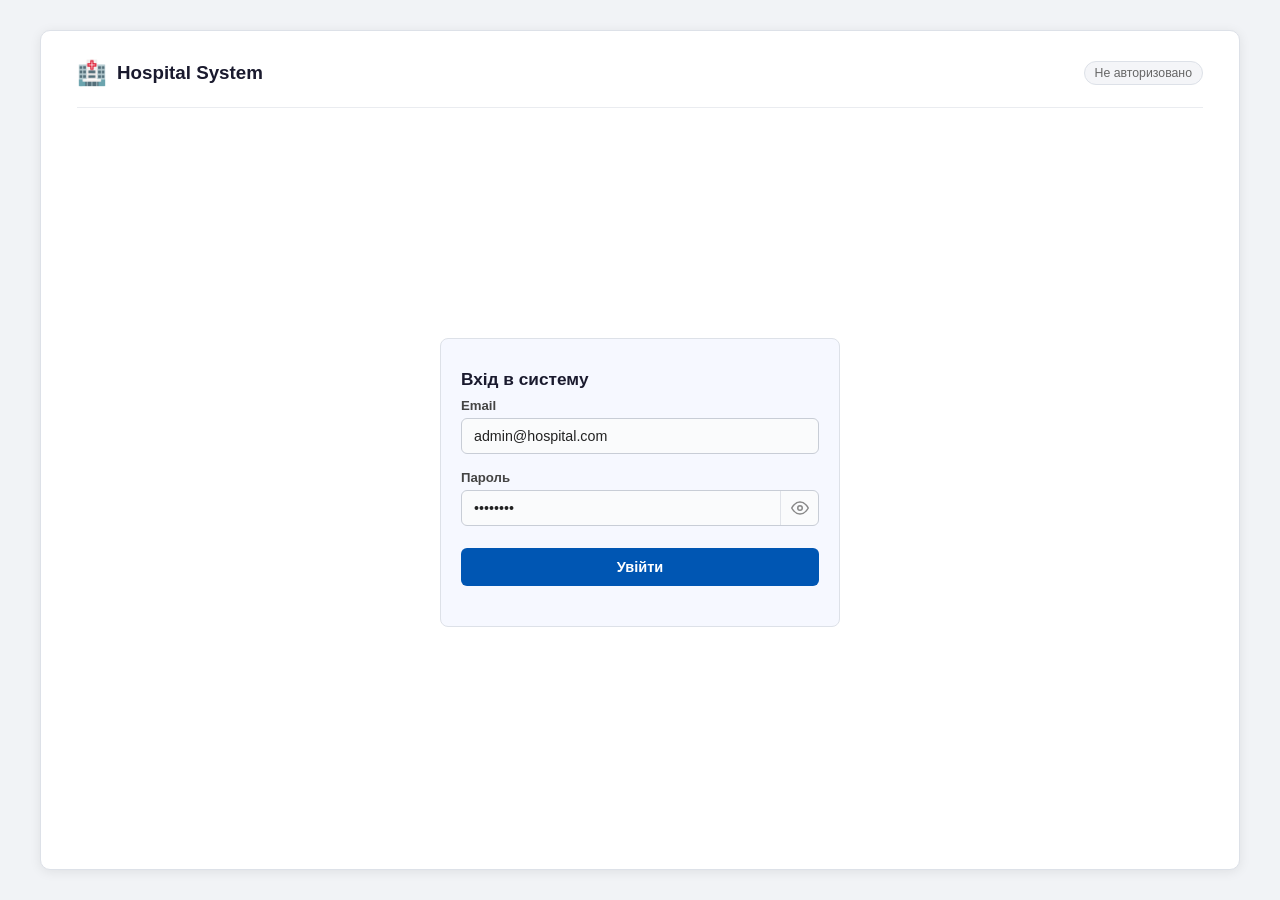
<file: frontend/index.html>
<!DOCTYPE html>
<html lang="uk">
<head>
    <meta charset="UTF-8">
    <meta name="viewport" content="width=device-width, initial-scale=1.0">
    <title>Hospital Internal System</title>
    <link rel="stylesheet" href="style.css?v=4">
</head>
<body>
    <div class="container">
        <header>
            <div class="header-brand">
                <span class="header-icon">🏥</span>
                <h1>Hospital System</h1>
            </div>
            <div class="header-right">
                <span id="authStatus" class="auth-status">Не авторизовано</span>
                <button id="logoutBtn" class="btn-danger" style="display: none;">Вийти</button>
            </div>
        </header>

        <hr>

        <main id="mainContainer" style="flex: 1; display: flex; flex-direction: column;">
            <section id="loginSection" style="flex: 1; display: flex; align-items: center; justify-content: center; flex-direction: column;">
                <div class="welcome-card" style="width: 100%; max-width: 400px; text-align: left; margin: auto;">
                <h2>Вхід в систему</h2>
                <form id="loginForm" novalidate>
                    <div class="field-group">
                        <label for="loginEmail">Email</label>
                        <input type="email" id="loginEmail" value="admin@hospital.com" autocomplete="email" required>
                    </div>
                    <div class="field-group">
                        <label for="loginPassword">Пароль</label>
                        <div class="password-wrapper">
                            <input type="password" id="loginPassword" value="admin123" autocomplete="current-password" required>
                            <button type="button" class="eye-btn" id="toggleLoginPassword" title="Показати пароль">
                                <svg id="eyeIconLogin" xmlns="http://www.w3.org/2000/svg" width="18" height="18" viewBox="0 0 24 24" fill="none" stroke="currentColor" stroke-width="2" stroke-linecap="round" stroke-linejoin="round"><path d="M1 12s4-8 11-8 11 8 11 8-4 8-11 8-11-8-11-8z"/><circle cx="12" cy="12" r="3"/></svg>
                            </button>
                        </div>
                    </div>
                    <button type="submit" class="btn-primary">Увійти</button>
                    <p id="loginError" class="field-error" style="margin-top:10px;"></p>
                </form>
                </div>
            </section>

            <section id="welcomeSection" style="display: none;">
                <div class="welcome-card">
                    <span class="welcome-icon">✓</span>
                    <h2 id="welcomeMessage">Вітаємо в системі!</h2>
                    <p>Ви успішно авторизовані. Доступ до розширених функцій здійснюється через спеціалізоване програмне забезпечення.</p>
                </div>
            </section>

            <section id="adminSection" style="display: none;">
                <div class="admin-tabs">
                    <button class="tab-btn active" id="tabCreateUser">Додати користувача</button>
                    <button class="tab-btn" id="tabUserList">Список користувачів</button>
                </div>

                <div id="adminCreateUserView" class="admin-view active">
                    <h2>Панель адміністратора — Додавання користувача</h2>
                    <form id="createUserForm" novalidate>

                    <div class="field-group" id="emailGroup">
                        <label for="cuEmail">Email <span class="required">*</span></label>
                        <input type="email" id="cuEmail" autocomplete="off" placeholder="example@hospital.com" required>
                        <span class="field-hint" id="emailHint"></span>
                    </div>

                    <div class="field-group">
                        <label for="cuName">Повне ім'я <span class="required">*</span></label>
                        <input type="text" id="cuName" placeholder="Іваненко Іван Іванович" required>
                    </div>

                    <div class="field-group">
                        <label for="cuRole">Роль <span class="required">*</span></label>
                        <select id="cuRole">
                            <option value="DOCTOR">DOCTOR — Лікар</option>
                            <option value="NURSE">NURSE — Медсестра</option>
                            <option value="PATIENT">PATIENT — Пацієнт</option>
                        </select>
                    </div>

                    <div class="field-group specialization-block" id="cuSpecContainer" style="display: none;">
                        <label for="cuSpecialization">Спеціалізація <span class="required">*</span></label>
                        <select id="cuSpecialization">
                            <option value="THERAPIST">Терапевт</option>
                            <option value="PEDIATRICIAN">Педіатр</option>
                            <option value="SURGEON">Загальний хірург</option>
                            <option value="ORTHOPEDIST">Ортопед-травматолог</option>
                            <option value="CARDIOLOGIST">Кардіолог</option>
                            <option value="NEUROLOGIST">Невролог</option>
                            <option value="NONE">Без спеціалізації</option>
                        </select>
                    </div>

                    <div class="field-group">
                        <label for="cuBirthDate">Дата народження <span class="required">*</span></label>
                        <div class="date-wrapper">
                            <input type="date" id="cuBirthDate" required>
                            <span class="date-icon">📅</span>
                        </div>
                    </div>

                    <div class="field-group" id="passwordGroup">
                        <label for="cuPassword">Пароль <span class="required">*</span></label>
                        <div class="password-wrapper">
                            <input type="password" id="cuPassword" autocomplete="new-password" placeholder="Введіть надійний пароль" required>
                            <button type="button" class="eye-btn" id="togglePassword" title="Показати пароль">
                                <svg id="eyeIconCreate" xmlns="http://www.w3.org/2000/svg" width="18" height="18" viewBox="0 0 24 24" fill="none" stroke="currentColor" stroke-width="2" stroke-linecap="round" stroke-linejoin="round"><path d="M1 12s4-8 11-8 11 8 11 8-4 8-11 8-11-8-11-8z"/><circle cx="12" cy="12" r="3"/></svg>
                            </button>
                        </div>

                        <div class="strength-bar-wrap" id="strengthBarWrap" style="display:none;">
                            <div class="strength-bar">
                                <div class="strength-fill" id="strengthFill"></div>
                            </div>
                            <span class="strength-label" id="strengthLabel"></span>
                        </div>

                        <ul class="password-requirements" id="pwdRequirements" style="display:none;">
                            <li id="req-length">&#x25CB; Мінімум 8 символів</li>
                            <li id="req-upper">&#x25CB; Велика літера (A–Z)</li>
                            <li id="req-lower">&#x25CB; Мала літера (a–z)</li>
                            <li id="req-digit">&#x25CB; Цифра (0–9)</li>
                        </ul>
                    </div>

                    <button type="submit" class="btn-primary" id="createSubmitBtn">Створити користувача</button>
                    <p id="createStatus"></p>
                </form>
                </div>

                <div id="adminUserListView" class="admin-view" style="display: none;">
                    <div class="list-header" style="display: flex; justify-content: space-between; align-items: center; margin-bottom: 20px;">
                        <h2 style="margin: 0;">Всі користувачі</h2>
                        <div class="list-filters" style="display: flex; gap: 10px;">
                            <select id="filterRole" style="padding: 10px; border-radius: 6px; border: 1px solid #ccc;">
                                <option value="ALL">Всі ролі</option>
                                <option value="DOCTOR">Лікарі</option>
                                <option value="NURSE">Медсестри</option>
                                <option value="PATIENT">Пацієнти</option>
                            </select>
                            <input type="text" id="searchUser" placeholder="Пошук за ПІБ..." style="padding: 10px; border-radius: 6px; border: 1px solid #ccc; width: 250px;">
                        </div>
                    </div>
                    <div id="userListContainer" class="block-list">
                        <!-- Cards injected here -->
                    </div>
                    <div class="pagination" id="paginationControls" style="display: flex; justify-content: center; align-items: center; gap: 15px; margin-top: 20px;">
                        <button id="prevPage" class="btn-secondary" style="padding: 8px 16px;">&laquo; Попередня</button>
                        <span id="pageInfo" style="font-weight: 600; color: #333;">1 / 1</span>
                        <button id="nextPage" class="btn-secondary" style="padding: 8px 16px;">Наступна &raquo;</button>
                    </div>
                </div>

                <div id="adminUserProfileView" class="admin-view" style="display: none;">
                    <div style="margin-bottom: 20px; display: flex; justify-content: space-between; align-items: center;">
                        <button class="btn-secondary" id="backToUsersBtn" style="padding: 8px 16px;">&larr; Назад до списку</button>
                        <button class="btn-danger" id="deleteUserBtn" style="padding: 8px 16px; background-color: #e74c3c; color: white; border: none; border-radius: 6px; cursor: pointer;">Деактивувати користувача</button>
                    </div>
                    
                    <div class="profile-header block-card" id="userProfileHeader" style="margin-bottom: 30px;">
                        <!-- User basic info injected here -->
                    </div>

                    <div id="patientRecordsSection" style="display: none;">
                        <div class="list-header" style="display: flex; justify-content: space-between; align-items: center; margin-bottom: 20px; flex-wrap: wrap; gap: 10px;">
                            <h3 id="patientRecordsSectionTitle" style="font-size: 1.4rem; color: #2c3e50; margin: 0;">Стаціонар. Випадки госпіталізації</h3>
                            <button class="btn-primary" id="openMedicalCardModalBtn" style="padding: 10px 20px; width: auto; margin: 0;">+ Госпіталізувати</button>
                        </div>
                        <div id="patientRecordsContainer" class="block-list">
                            <!-- Medical cards injected here -->
                        </div>
                    </div>
                </div>
            </section>

            <!-- DOCTOR SECTION -->
            <section id="doctorSection" style="display: none;">
                <div class="admin-tabs">
                    <button class="tab-btn active" id="tabDocPatients">Активні</button>
                    <button class="tab-btn" id="tabDocArchive">Архів</button>
                    <button class="tab-btn" id="tabDocJobs">Призначення</button>
                </div>
                
                <div id="doctorActiveListView">
                    <div class="list-header" style="display: flex; justify-content: space-between; align-items: center; margin-bottom: 20px;">
                        <h2 id="docListTitle" style="margin: 0;">Активні пацієнти</h2>
                    </div>
                    <div id="doctorRecordsContainer" class="block-list"></div>
                </div>
                
                <div id="doctorJobsView" style="display: none;">
                    <div class="list-header" style="display: flex; justify-content: space-between; align-items: center; margin-bottom: 20px;">
                        <h2 style="margin: 0;">Призначення (до виконання)</h2>
                    </div>
                    <div class="admin-tabs" style="margin-bottom:15px">
                        <button class="tab-btn active" id="tabDocJobsPending">Очікують</button>
                        <button class="tab-btn" id="tabDocJobsArchive">Архів</button>
                    </div>
                    <div id="doctorJobsContainer" class="block-list"></div>
                </div>

                <div id="doctorCardDetailView" style="display: none;">
                    <button class="btn-secondary" id="backToDoctorListBtn" style="margin-bottom: 15px;">← Назад до списку</button>
                    <div class="user-card" style="margin-bottom: 20px; cursor: default;">
                        <div id="doctorPatientCardHeader"></div>
                    </div>
                    
                    <div class="admin-tabs" style="margin-bottom:15px">
                        <button class="tab-btn active" id="tabDocInfo">Інформація та Діагнози</button>
                        <button class="tab-btn" id="tabDocPrescr">Призначення</button>
                    </div>
                    
                    <div id="docDetailedInfoView">
                        <div style="background:#f9fbfc; padding:15px; border-radius:6px; border:1px solid #e0e3e9; margin-bottom: 20px;">
                            <h4 style="margin-bottom:10px; font-size:1.1em; color:#333;">Діагнози</h4>
                            <div id="doctorDiagnosesList" style="margin-bottom:15px;"></div>
                            <div id="docDiagInputGroup" style="display:flex; gap:10px; margin-top:15px;">
                                <input type="text" id="newSecondaryDiag" placeholder="Назва супутнього захворювання" style="flex:1">
                                <button id="addDiagBtn" class="btn-primary" style="width:auto">+ Додати</button>
                            </div>
                        </div>
                        <button class="btn-primary" id="dischargePatientBtn" style="padding: 10px 20px; width: auto; background: #27ae60;">✓ Виписати</button>
                    </div>
                    
                    <div id="docPrescriptionsView" style="display:none;">
                        <button class="btn-primary" id="openPrescriptionModalBtn" style="width:auto; margin-bottom:15px;">+ Додати призначення</button>
                        <div id="docPrescrContainer" class="block-list"></div>
                    </div>
                </div>
            </section>
            
            <!-- NURSE SECTION -->
            <section id="nurseSection" style="display: none;">
                <div class="list-header" style="display: flex; justify-content: space-between; align-items: center; margin-bottom: 20px;">
                    <h2 style="margin: 0;">Мої призначення для виконання</h2>
                </div>
                <div class="admin-tabs" style="margin-bottom:15px">
                    <button class="tab-btn active" id="tabNurseJobsPending">На виконання</button>
                    <button class="tab-btn" id="tabNurseJobsArchive">Архів</button>
                </div>
                <div id="nurseJobsContainer" class="block-list"></div>
            </section>
            
            <!-- PATIENT SECTION -->
            <section id="patientSection" style="display: none;">
                <div id="patientCardsListView">
                    <div class="list-header" style="margin-bottom: 20px;">
                        <h2 style="margin: 0;">Мої медичні картки</h2>
                    </div>
                    <div id="patientCardsContainer" class="block-list"></div>
                </div>
                
                <div id="patientCardDetailView" style="display: none;">
                    <button class="btn-secondary" id="backToPatientCardsBtn" style="margin-bottom: 15px;">← Назад</button>
                    <div class="user-card" style="margin-bottom: 20px; cursor: default;">
                        <div id="patCardHeader"></div>
                    </div>
                    
                    <div class="admin-tabs" style="margin-bottom:15px">
                        <button class="tab-btn active" id="tabPatInfo">Інформація та Діагнози</button>
                        <button class="tab-btn" id="tabPatPrescr">Призначення</button>
                        <button class="tab-btn" id="tabPatDischarge">Виписка</button>
                    </div>
                    
                    <div id="patDetailedInfoView">
                        <div style="background:#f9fbfc; padding:15px; border-radius:6px; border:1px solid #e0e3e9; margin-bottom: 20px;">
                            <h4 style="margin-bottom:10px; font-size:1.1em; color:#333;">Діагнози</h4>
                            <div id="patDiagnosesList"></div>
                        </div>
                    </div>
                    
                    <div id="patPrescriptionsView" style="display:none;">
                        <div id="patPrescrContainer" class="block-list"></div>
                    </div>
                    
                    <div id="patDischargeView" style="display:none;">
                        <div id="patDischargeDoc" class="block-card"></div>
                    </div>
                </div>
            </section>
        </main>
    </div>

    <!-- Create Prescription Modal -->
    <div id="createPrescriptionModal" class="modal-overlay" style="display: none;">
        <div class="modal-content">
            <div class="modal-header">
                <h2>Створити призначення</h2>
                <button class="close-modal" id="closePrescrModal">&times;</button>
            </div>
            <form id="createPrescriptionForm">
                <div class="field-group">
                    <label>Тип призначення <span class="required">*</span></label>
                    <select id="cpType" required>
                        <option value="MEDICINE">Ліки</option>
                        <option value="PROCEDURE">Процедура</option>
                        <option value="SURGERY">Операція</option>
                    </select>
                </div>
                <div class="field-group">
                    <label>Опис призначення <span class="required">*</span></label>
                    <textarea id="cpDesc" rows="3" required></textarea>
                </div>
                <div class="field-group">
                    <label>Виконавець <span class="required">*</span></label>
                    <select id="cpAssignee">
                        <option value="" disabled selected>Оберіть виконавця...</option>
                    </select>
                </div>
                <button type="submit" class="btn-primary">Призначити</button>
                <div class="field-error" id="cpStatus" style="margin-top:10px;"></div>
            </form>
        </div>
    </div>

    <!-- Modal for Discharge -->
    <div id="dischargeModal" class="modal-overlay" style="display: none;">
        <div class="modal-content">
            <div class="modal-header">
                <h2>Виписати пацієнта</h2>
                <button class="close-modal" id="closeDischargeModal">&times;</button>
            </div>
            <form id="dischargeForm">
                <div class="field-group">
                    <label for="dsDate">Дата виписки <span class="required">*</span></label>
                    <input type="datetime-local" id="dsDate" required>
                </div>
                <div class="field-group">
                    <label for="dsDiagnosis">Заключний діагноз <span class="required">*</span></label>
                    <textarea id="dsDiagnosis" rows="4" required placeholder="Детальний опис заключного діагнозу"></textarea>
                </div>
                <div id="dsStatus" style="margin-top: 10px; font-weight: 600;"></div>
                <button type="submit" class="btn-primary" style="background: #27ae60;">Підтвердити виписку</button>
            </form>
        </div>
    </div>

    <!-- Modal for Medical Record -->
    <div id="medicalRecordModal" class="modal-overlay" style="display: none;">
        <div class="modal-content">
            <div class="modal-header">
                <h2>Створити медичну картку</h2>
                <button class="close-modal" id="closeMedRecordModal">&times;</button>
            </div>
            <div class="modal-body">
                <form id="medicalRecordForm">
                    <div class="field-group">
                        <label>Пацієнт</label>
                        <input type="text" id="mrPatientName" readonly class="input-readonly">
                    </div>
                    <div class="field-group">
                        <label>Дата народження</label>
                        <input type="date" id="mrPatientDob" readonly class="input-readonly">
                    </div>
                    <div class="field-group">
                        <label>Дата госпіталізації <span class="required">*</span></label>
                        <input type="datetime-local" id="mrAdmissionDate" required>
                    </div>
                    <div class="field-group">
                        <label>Лікуючий лікар <span class="required">*</span></label>
                        <select id="mrDoctorSelect" required style="width: 100%; padding: 12px; border: 1px solid #ccc; border-radius: 6px;">
                            <option value="">Оберіть лікаря...</option>
                            <!-- Doctors injected here -->
                        </select>
                    </div>
                    <div class="field-group">
                        <label>Головний діагноз <span class="required">*</span></label>
                        <input type="text" id="mrDiagnosis" placeholder="Введіть основне захворювання" required>
                    </div>
                    <button type="submit" class="btn-primary" style="width: 100%; margin-top: 15px; padding: 14px;">Створити</button>
                    <p id="mrStatus" style="margin-top: 10px; font-weight: 500;"></p>
                </form>
            </div>
        </div>
    </div>

    <!-- Custom Alert Modal -->
    <div id="customAlertModal" class="modal-overlay" style="display: none; z-index: 9999;">
        <div class="modal-content" style="max-width: 400px; text-align: center;">
            <div class="modal-header" style="justify-content: center; padding-bottom: 0; border: none;">
                <h2 style="margin: 0; color: #2c3e50;">Увага</h2>
            </div>
            <div class="modal-body" style="padding: 20px;">
                <p id="customAlertMessage" style="font-size: 1.1em; color: #34495e; margin-bottom: 20px;"></p>
                <button class="btn-primary" id="customAlertOkBtn" style="width: auto; padding: 10px 25px;">OK</button>
            </div>
        </div>
    </div>

    <!-- Custom Confirm Modal -->
    <div id="customConfirmModal" class="modal-overlay" style="display: none; z-index: 9999;">
        <div class="modal-content" style="max-width: 400px; text-align: center;">
            <div class="modal-header" style="justify-content: center; padding-bottom: 0; border: none;">
                <h2 id="customConfirmTitle" style="margin: 0; color: #2c3e50;">Підтвердження</h2>
            </div>
            <div class="modal-body" style="padding: 20px;">
                <p id="customConfirmMessage" style="font-size: 1.1em; color: #34495e; margin-bottom: 20px;"></p>
                <div style="display: flex; justify-content: center; gap: 15px;">
                    <button class="btn-secondary" id="customConfirmCancelBtn" style="width: auto; padding: 10px 25px;">Скасувати</button>
                    <button class="btn-primary" id="customConfirmOkBtn" style="width: auto; padding: 10px 25px;">Підтвердити</button>
                </div>
            </div>
        </div>
    </div>

    <!-- Modal for Changing Assignee -->
    <div id="changeAssigneeModal" class="modal-overlay" style="display: none; z-index: 9999;">
        <div class="modal-content" style="max-width: 400px;">
            <div class="modal-header">
                <h2>Змінити виконавця</h2>
                <button class="close-modal" id="closeChangeAssigneeModal">&times;</button>
            </div>
            <div class="modal-body">
                <form id="changeAssigneeForm">
                    <div class="field-group">
                        <label>Новий виконавець <span class="required">*</span></label>
                        <select id="caAssigneeSelect" required style="width: 100%; padding: 10px; border-radius: 6px; border: 1px solid #ccc;">
                            <!-- Populated dynamically -->
                        </select>
                    </div>
                    <button type="submit" class="btn-primary" style="width: 100%; margin-top: 15px;">Зберегти зміни</button>
                    <p id="caStatus" style="margin-top: 10px; font-weight: 500;"></p>
                </form>
            </div>
        </div>
    </div>

    <!-- Modal for Deactivating Doctor -->
    <div id="deactivateDoctorModal" class="modal-overlay" style="display: none; z-index: 9999;">
        <div class="modal-content" style="max-width: 400px;">
            <div class="modal-header">
                <h2>Деактивація лікаря</h2>
                <button class="close-modal" id="closeDeactivateDoctorModal">&times;</button>
            </div>
            <div class="modal-body">
                <p style="margin-bottom: 15px; color: #333;">Цей лікар має активних пацієнтів. Будь ласка, оберіть лікаря, якому вони будуть передані.</p>
                <form id="deactivateDoctorForm">
                    <div class="field-group">
                        <label>Новий лікар <span class="required">*</span></label>
                        <select id="ddNewDoctorSelect" required style="width: 100%; padding: 10px; border-radius: 6px; border: 1px solid #ccc;">
                        </select>
                    </div>
                    <button type="submit" class="btn-danger" style="width: 100%; margin-top: 15px;">Деактивувати</button>
                    <p id="ddStatus" style="margin-top: 10px; font-weight: 500;"></p>
                </form>
            </div>
        </div>
    </div>

    <script src="app.js?v=6"></script>
    <script src="sprint3.js?v=6"></script>
</body>

</html>
</file>
<file: frontend/style.css>
*, *::before, *::after { box-sizing: border-box; margin: 0; padding: 0; }

body {
    font-family: -apple-system, BlinkMacSystemFont, "Segoe UI", Arial, sans-serif;
    font-size: 15px;
    color: #2c2c2c;
    background: #f1f3f6;
    padding: 30px 16px;
    min-height: 100vh;
}

.container {
    max-width: 1200px;
    margin: 0 auto;
    background: #fff;
    border-radius: 10px;
    border: 1px solid #dde1e8;
    box-shadow: 0 2px 12px rgba(0,0,0,0.08);
    padding: 28px 36px 36px;
    min-height: calc(100vh - 60px);
    display: flex;
    flex-direction: column;
}

header {
    display: flex;
    justify-content: space-between;
    align-items: center;
    margin-bottom: 20px;
}

.header-brand {
    display: flex;
    align-items: center;
    gap: 10px;
}

.header-icon { font-size: 1.6em; }

h1 {
    font-size: 1.25em;
    font-weight: 700;
    color: #1a1a2e;
}

.header-right {
    display: flex;
    align-items: center;
    gap: 12px;
}

.auth-status {
    font-size: 0.82em;
    color: #666;
    background: #f4f5f8;
    padding: 4px 10px;
    border-radius: 20px;
    border: 1px solid #dde1e8;
}

hr {
    border: none;
    border-top: 1px solid #eaecf0;
    margin-bottom: 24px;
}

h2 {
    font-size: 1.05em;
    font-weight: 600;
    color: #1a1a2e;
    margin-bottom: 20px;
}

.field-group {
    margin-bottom: 16px;
}

label {
    display: block;
    font-size: 0.88em;
    font-weight: 600;
    color: #444;
    margin-bottom: 5px;
}

.required {
    color: #c0392b;
    margin-left: 2px;
}

input[type="email"],
input[type="text"],
input[type="password"],
input[type="date"],
select {
    width: 100%;
    padding: 9px 12px;
    border: 1px solid #c8cdd6;
    border-radius: 6px;
    font-size: 0.95em;
    color: #222;
    background: #fafbfc;
    transition: border-color 0.15s, box-shadow 0.15s;
    outline: none;
    appearance: none;
    -webkit-appearance: none;
}

input:focus,
select:focus {
    border-color: #0056b3;
    background: #fff;
    box-shadow: 0 0 0 3px rgba(0,86,179,0.1);
}

input.input-error { border-color: #e74c3c; }
input.input-error:focus { box-shadow: 0 0 0 3px rgba(231,76,60,0.12); }

input.input-ok { border-color: #27ae60; }
input.input-ok:focus { box-shadow: 0 0 0 3px rgba(39,174,96,0.12); }

select {
    background-image: url("data:image/svg+xml,%3Csvg xmlns='http://www.w3.org/2000/svg' width='12' height='12' viewBox='0 0 12 12'%3E%3Cpath fill='%23666' d='M6 8L1 3h10z'/%3E%3C/svg%3E");
    background-repeat: no-repeat;
    background-position: right 12px center;
    padding-right: 32px;
    cursor: pointer;
}

.password-wrapper {
    position: relative;
}

.password-wrapper input {
    padding-right: 44px;
}

.eye-btn {
    position: absolute;
    top: 50%;
    right: 1px;
    transform: translateY(-50%);
    width: 38px;
    height: calc(100% - 2px);
    background: transparent;
    border: none;
    border-left: 1px solid #e0e3e9;
    border-radius: 0 6px 6px 0;
    cursor: pointer;
    color: #888;
    display: flex;
    align-items: center;
    justify-content: center;
    padding: 0;
    transition: background 0.15s, color 0.15s;
}

.eye-btn:hover {
    background: #f4f5f8;
    color: #333;
}

.date-wrapper {
    position: relative;
}

.date-wrapper input[type="date"] {
    padding-right: 40px;
    cursor: pointer;
}

.date-icon {
    position: absolute;
    top: 50%;
    right: 11px;
    transform: translateY(-50%);
    pointer-events: none;
    font-size: 1em;
    opacity: 0.6;
}

.field-hint {
    display: block;
    font-size: 0.82em;
    margin-top: 5px;
    min-height: 1.2em;
    transition: color 0.15s;
}

.field-hint.hint-error { color: #e74c3c; }
.field-hint.hint-ok    { color: #27ae60; }
.field-hint.hint-info  { color: #888; }

.field-error {
    color: #e74c3c;
    font-size: 0.88em;
}

.specialization-block {
    overflow: hidden;
    animation: slideDown 0.2s ease;
    border-left: 3px solid #0056b3;
    padding-left: 12px;
    background: #f6f8ff;
    border-radius: 0 6px 6px 0;
    padding-top: 10px;
    padding-bottom: 10px;
}

@keyframes slideDown {
    from { opacity: 0; transform: translateY(-6px); }
    to   { opacity: 1; transform: translateY(0); }
}

.strength-bar-wrap {
    display: flex;
    align-items: center;
    gap: 10px;
    margin-top: 8px;
}

.strength-bar {
    flex: 1;
    height: 5px;
    background: #e0e3e9;
    border-radius: 4px;
    overflow: hidden;
}

.strength-fill {
    height: 100%;
    width: 0%;
    border-radius: 4px;
    transition: width 0.3s, background 0.3s;
}

.strength-label {
    font-size: 0.78em;
    font-weight: 600;
    white-space: nowrap;
    min-width: 60px;
    text-align: right;
}

.password-requirements {
    list-style: none;
    margin-top: 10px;
    padding: 10px 14px;
    background: #f6f8ff;
    border-radius: 6px;
    border: 1px solid #dde1e8;
    font-size: 0.83em;
    display: flex;
    flex-direction: column;
    gap: 5px;
}

.password-requirements li {
    color: #999;
    transition: color 0.2s;
}

.password-requirements li.met {
    color: #27ae60;
}

.btn-primary {
    width: 100%;
    padding: 11px;
    background: #0056b3;
    color: #fff;
    font-size: 0.97em;
    font-weight: 600;
    border: none;
    border-radius: 6px;
    cursor: pointer;
    margin-top: 6px;
    transition: background 0.15s, transform 0.1s;
}

.btn-primary:hover  { background: #004494; }
.btn-primary:active { transform: scale(0.99); }

.btn-danger {
    padding: 6px 14px;
    background: #e74c3c;
    color: #fff;
    font-size: 0.85em;
    border: none;
    border-radius: 6px;
    cursor: pointer;
    transition: background 0.15s;
}

.btn-danger:hover { background: #c0392b; }

#createStatus {
    font-size: 0.9em;
    font-weight: 600;
    margin-top: 12px;
    min-height: 1em;
}

.welcome-card {
    text-align: center;
    padding: 30px 20px;
    background: #f6f8ff;
    border-radius: 8px;
    border: 1px solid #dde1e8;
}

.welcome-icon {
    display: inline-flex;
    align-items: center;
    justify-content: center;
    width: 52px;
    height: 52px;
    background: #27ae60;
    color: #fff;
    font-size: 1.5em;
    border-radius: 50%;
    margin-bottom: 14px;
}

.welcome-card h2 {
    font-size: 1.15em;
    margin-bottom: 8px;
}

.welcome-card p {
    font-size: 0.9em;
    color: #666;
}

/* Admin Tabs */
.admin-tabs {
    display: flex;
    gap: 10px;
    margin-bottom: 20px;
    border-bottom: 1px solid #eaecf0;
    padding-bottom: 10px;
}

.tab-btn {
    padding: 8px 16px;
    background: transparent;
    border: none;
    font-size: 1em;
    font-weight: 600;
    color: #666;
    cursor: pointer;
    border-radius: 6px;
    transition: background 0.15s, color 0.15s;
}

.tab-btn:hover {
    background: #f4f5f8;
    color: #333;
}

.tab-btn.active {
    background: #e6eff8;
    color: #0056b3;
}

/* User Cards */
.block-list {
    display: flex;
    flex-direction: column;
    gap: 15px;
}

.user-card, .block-card {
    background: #fff;
    border: 1px solid #e0e3e9;
    border-radius: 8px;
    padding: 16px;
    display: flex;
    flex-direction: column;
    gap: 12px;
    transition: box-shadow 0.2s, transform 0.2s;
}

.user-card:hover {
    box-shadow: 0 4px 14px rgba(0,0,0,0.06);
    transform: translateY(-2px);
    cursor: pointer;
}

.card-header {
    display: flex;
    align-items: center;
    gap: 12px;
}

.card-icon {
    width: 48px;
    height: 48px;
    background: #f0f4f8;
    color: #0056b3;
    border-radius: 50%;
    display: flex;
    align-items: center;
    justify-content: center;
    font-size: 1.5em;
}

.card-info h3 {
    margin: 0;
    font-size: 1.1em;
    color: #1a1a2e;
}

.badge {
    display: inline-block;
    padding: 4px 10px;
    border-radius: 12px;
    font-size: 0.75em;
    font-weight: 600;
    margin-top: 5px;
    align-self: flex-start;
}

.badge.ADMIN { background: #fee2e2; color: #991b1b; }
.badge.DOCTOR { background: #dbfefe; color: #065f46; }
.badge.NURSE { background: #e0e7ff; color: #3730a3; }
.badge.PATIENT { background: #fef3c7; color: #92400e; }

.card-body {
    display: flex;
    flex-wrap: wrap;
    gap: 15px;
    font-size: 0.85em;
    color: #555;
    background: #f9fbfc;
    padding: 10px;
    border-radius: 6px;
}

.card-body p { margin: 0; }
.card-body p strong { color: #333; }

/* Modals */
.modal-overlay {
    position: fixed;
    top: 0; left: 0; width: 100%; height: 100%;
    background: rgba(0,0,0,0.5);
    display: flex;
    align-items: center;
    justify-content: center;
    z-index: 1000;
}

.modal-content {
    background: #fff;
    width: 100%;
    max-width: 500px;
    padding: 24px;
    border-radius: 10px;
    box-shadow: 0 4px 20px rgba(0,0,0,0.15);
}

.modal-header {
    display: flex;
    justify-content: space-between;
    align-items: center;
    margin-bottom: 20px;
}

.modal-header h2 { margin: 0; }

.close-modal {
    background: none;
    border: none;
    font-size: 1.5em;
    cursor: pointer;
    color: #666;
}

.close-modal:hover { color: #000; }

.input-readonly {
    background: #eef1f6 !important;
    color: #666 !important;
    cursor: not-allowed;
}

.btn-secondary {
    padding: 8px 14px;
    background: #fff;
    color: #333;
    border: 1px solid #ccc;
    border-radius: 6px;
    cursor: pointer;
    font-weight: 600;
    transition: background 0.15s;
}

.btn-secondary:hover { background: #f4f5f8; }
.btn-secondary:disabled { opacity: 0.5; cursor: not-allowed; }

textarea {
    width: 100%;
    padding: 9px 12px;
    border: 1px solid #c8cdd6;
    border-radius: 6px;
    font-size: 0.95em;
    font-family: inherit;
    resize: vertical;
    outline: none;
    background: #fafbfc;
}
textarea:focus {
    border-color: #0056b3;
    background: #fff;
    box-shadow: 0 0 0 3px rgba(0,86,179,0.1);
}
</file>
